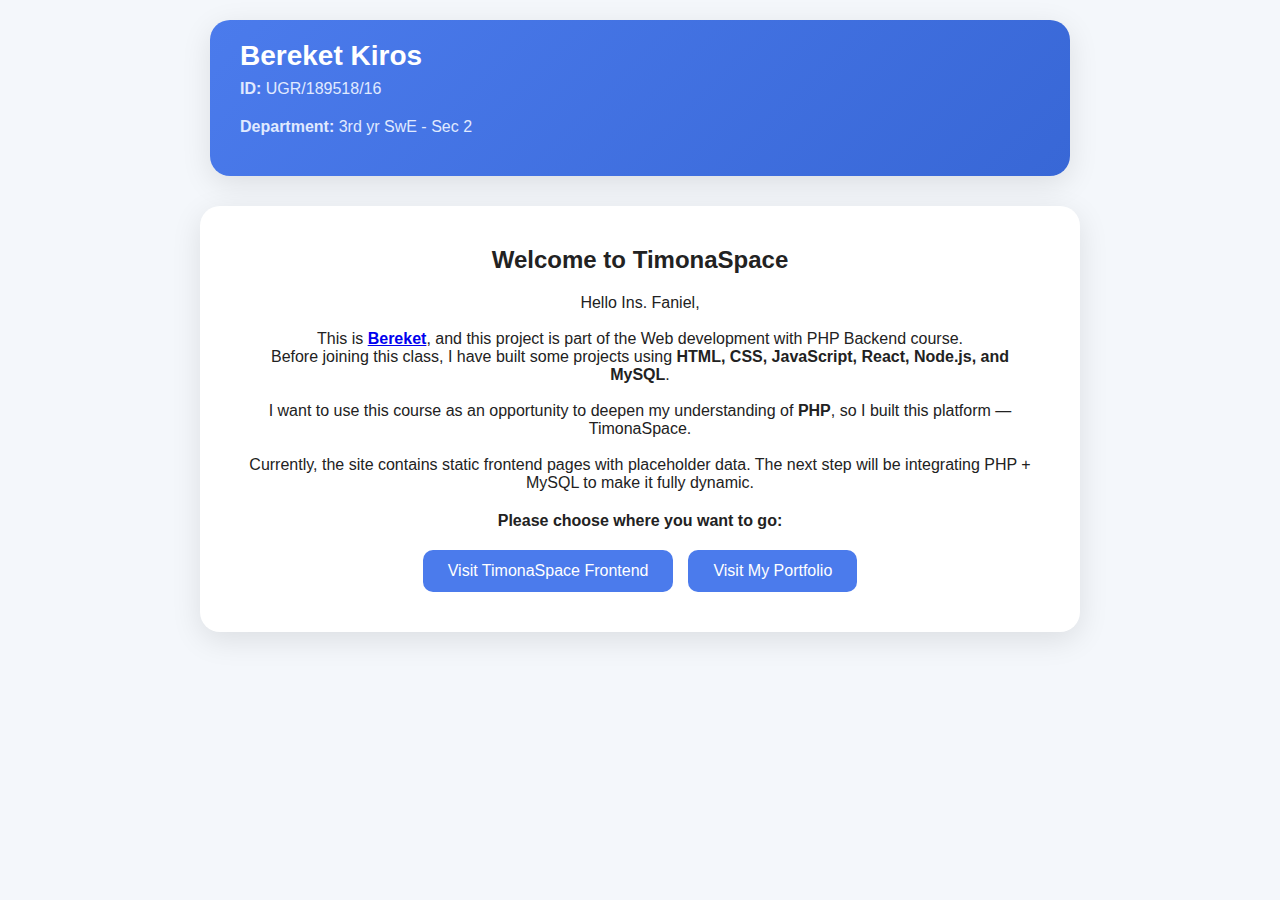
<file: index.html>
<!DOCTYPE html>
<html lang="en">
<head>
<meta charset="UTF-8">
<meta name="viewport" content="width=device-width, initial-scale=1.0">
<title>Welcome — TimonaSpace</title>
<style>
  body {
    margin: 0;
    font-family: "Poppins", sans-serif;
    background: #f4f7fb;
    color: #222;
    padding: 20px;
  }

  /* Profile Banner */
  .profile-banner {
    background: linear-gradient(135deg, #4b7bec, #3867d6);
    color: white;
    padding: 20px 30px;
    border-radius: 20px;
    max-width: 800px;
    margin: 0 auto 30px auto;
    display: flex;
    flex-direction: column;
    align-items: flex-start;
    box-shadow: 0 8px 30px rgba(0,0,0,0.1);
  }

  .profile-banner h1 {
    margin: 0;
    font-size: 28px;
  }

  .profile-banner .details {
    margin-top: 8px;
    font-size: 16px;
    color: #e0eaff;
  }

  .profile-banner .details span {
    font-weight: 600;
  }

  /* Welcome Container */
  .container {
    background: #ffffff;
    padding: 40px;
    max-width: 800px;
    border-radius: 20px;
    box-shadow: 0 8px 30px rgba(0,0,0,0.1);
    text-align: center;
    margin: 0 auto;
  }

  h2, p {
    margin: 0 0 20px 0;
  }

  .buttons {
    display: flex;
    gap: 15px;
    justify-content: center;
    flex-wrap: wrap;
  }

  a.btn {
    padding: 12px 25px;
    background: #4b7bec;
    color: white;
    text-decoration: none;
    border-radius: 10px;
    font-weight: 500;
    transition: 0.2s;
  }

  a.btn:hover {
    background: #3867d6;
  }

  @media (max-width: 600px) {
    .profile-banner h1 { font-size: 22px; }
    .profile-banner .details { font-size: 14px; }
    .container { padding: 25px; }
  }
</style>
</head>
<body>

  <!-- Profile Banner -->
  <div class="profile-banner">
    <h1>Bereket Kiros</h1>
    <div class="details">
      <p><span>ID:</span> UGR/189518/16</p>
      <p><span>Department:</span> 3rd yr SwE - Sec 2</p>
    </div>
  </div>

  <!-- Welcome Container -->
  <div class="container">
    <h2>Welcome to TimonaSpace</h2>
    <p>
      Hello Ins. Faniel,<br><br>
      This is <strong><a href="https://github.com/Vere-cut">Bereket</a></strong>, and this project is part of the   Web development with PHP Backend course.<br>
      Before joining this class, I have built some projects using
      <strong>HTML, CSS, JavaScript, React, Node.js, and MySQL</strong>.<br><br>
      I want to use this course as an opportunity to deepen my understanding of
      <strong>PHP</strong>, so I built this platform — TimonaSpace.<br><br>
      Currently, the site contains static frontend pages with placeholder data.
      The next step will be integrating PHP + MySQL to make it fully dynamic.
    </p>

    <p><strong>Please choose where you want to go:</strong></p>

    <div class="buttons">
      <a class="btn" href="main.html">Visit TimonaSpace Frontend</a>
      <a class="btn" href="https://portfolio-v-0.vercel.app/">Visit My Portfolio</a>
    </div>
  </div>

</body>
</html>
</file>
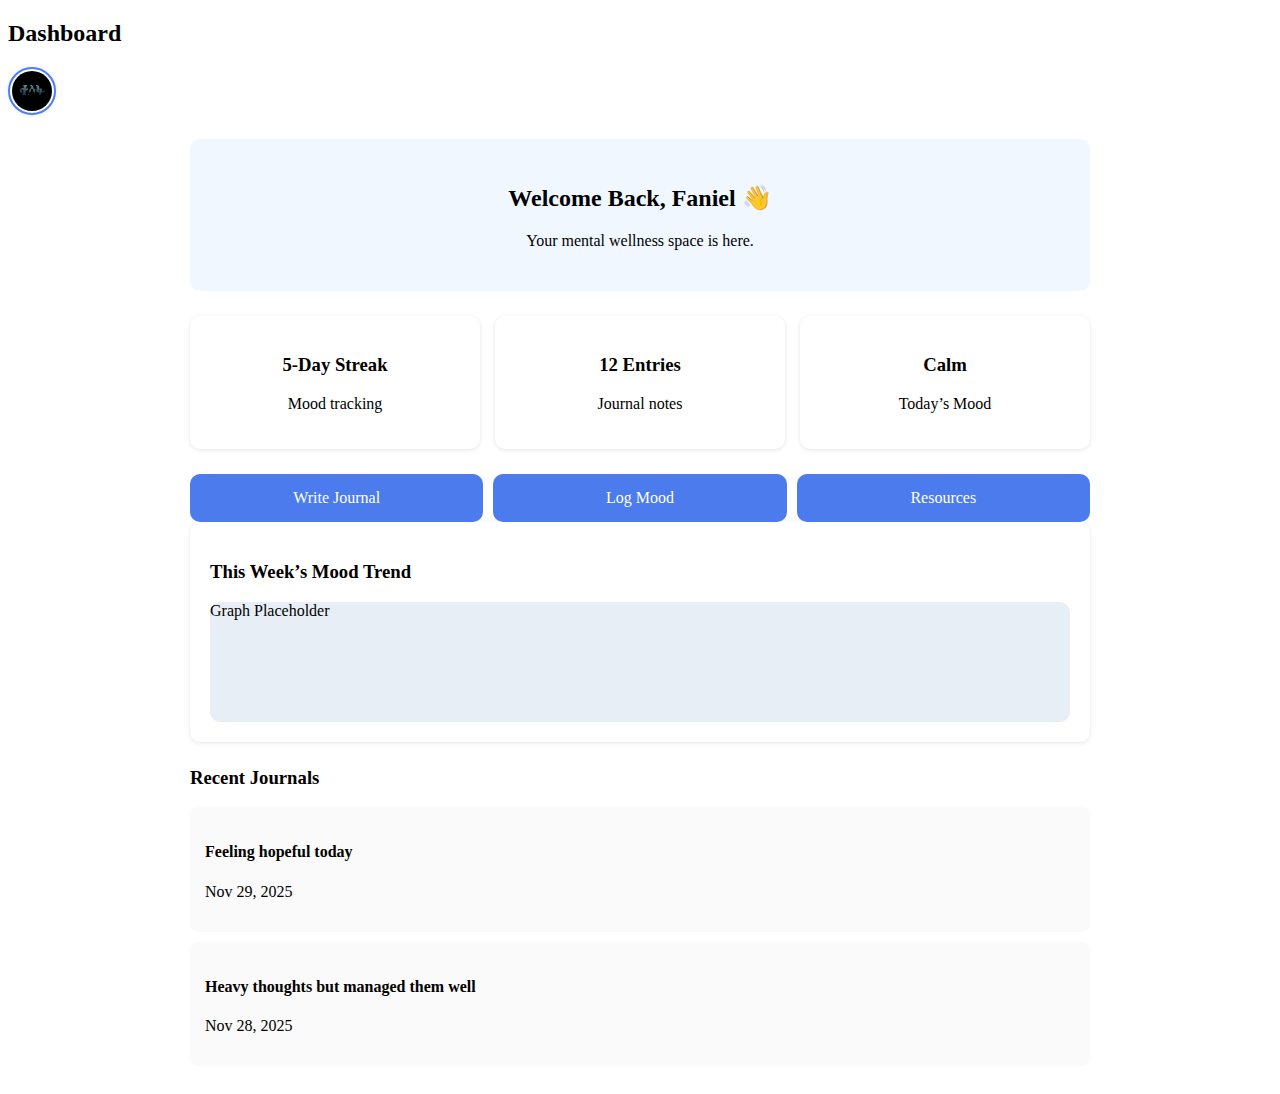
<file: dashboard.html>
<!DOCTYPE html>
<html lang="en">
<head>
    <meta charset="UTF-8">
    <meta name="viewport" content="width=device-width, initial-scale=1.0">
    <title>TimonaSpace - Dashboard</title>
</head>
<link rel="stylesheet" href="./css/style.css">
<body>

<div class="top-bar">
    <h2>Dashboard</h2>

    <a href="profile.html" class="profile-icon">
        <img src="./images/profile.jpg" alt="Profile">
    </a>
</div>

    <div class="dashboard-container">

    <!-- Welcome Section -->
    <section class="welcome-section">
        <h2>Welcome Back, Faniel 👋</h2>
        <p>Your mental wellness space is here.</p>
    </section>

    <!-- Quick Stats -->
    <section class="stats-grid">
        <div class="stat-card">
            <h3>5-Day Streak</h3>
            <p>Mood tracking</p>
        </div>

        <div class="stat-card">
            <h3>12 Entries</h3>
            <p>Journal notes</p>
        </div>

        <div class="stat-card">
            <h3>Calm</h3>
            <p>Today’s Mood</p>
        </div>
    </section>

    <!-- Quick Actions -->
<section class="quick-actions">
    <a class="anchor-btn" href="journal.html">Write Journal</a>
    <a class="anchor-btn" href="mood.html">Log Mood</a>
    <a class="anchor-btn" href="resources.html">Resources</a>
</section>

    <!-- Placeholder Graph -->
    <section class="graph-box">
        <h3>This Week’s Mood Trend</h3>
        <div class="graph-placeholder">Graph Placeholder</div>
    </section>

    <!-- Recent Journals -->
    <section class="recent-journals">
        <h3>Recent Journals</h3>

        <div class="journal-item">
            <h4>Feeling hopeful today</h4>
            <p>Nov 29, 2025</p>
        </div>

        <div class="journal-item">
            <h4>Heavy thoughts but managed them well</h4>
            <p>Nov 28, 2025</p>
        </div>
    </section>

</div>

</body>
</html>
</file>
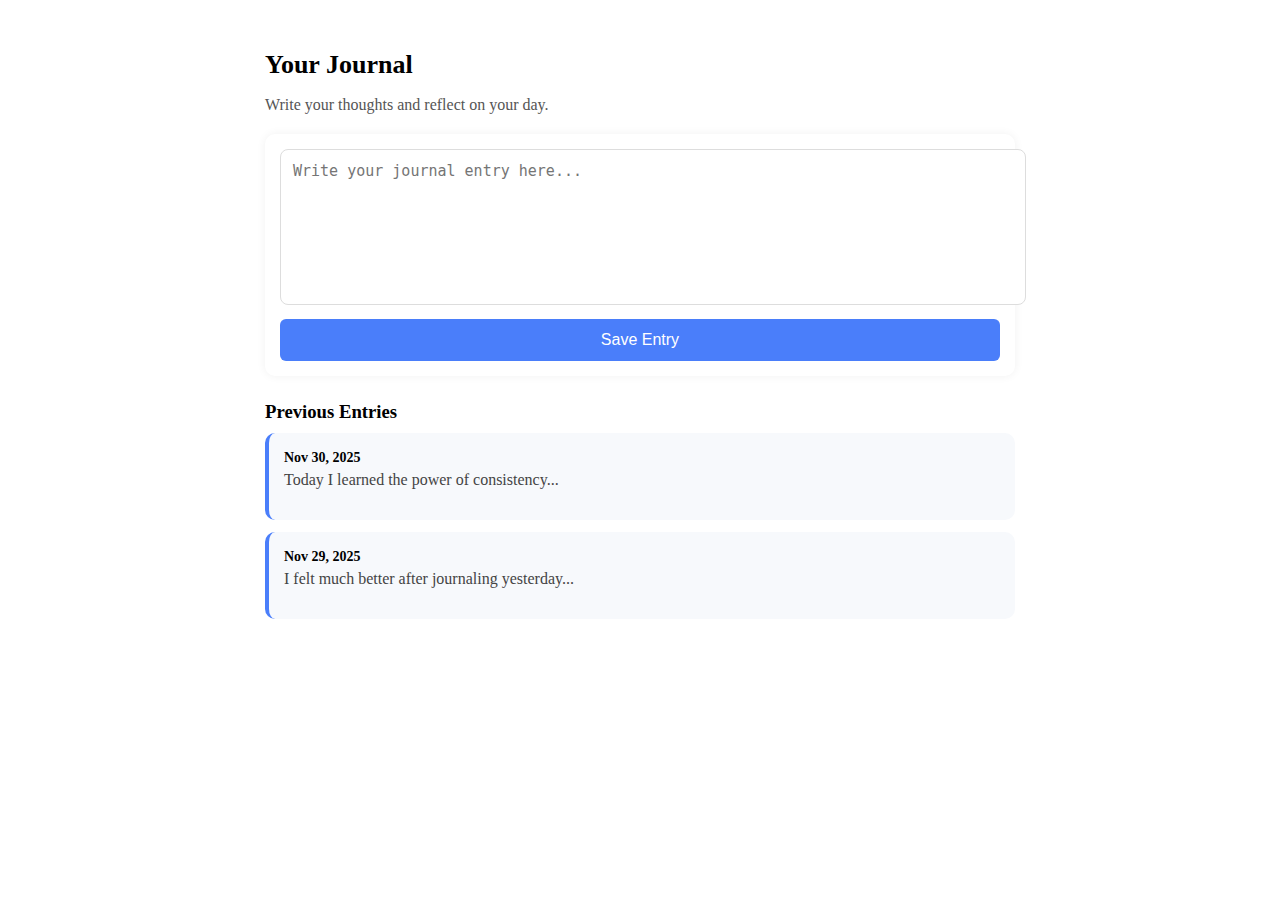
<file: journal.html>
<!DOCTYPE html>
<html lang="en">
<head>
    <meta charset="UTF-8">
    <meta name="viewport" content="width=device-width, initial-scale=1.0">
    <title>Journal</title>
</head>
<link rel="stylesheet" href="./css/style.css">
<body>
        <section class="journal-container">

    <h2>Your Journal</h2>
    <p class="journal-subtitle">Write your thoughts and reflect on your day.</p>

    <!-- New Entry Box -->
    <div class="new-entry-box">
        <textarea placeholder="Write your journal entry here..."></textarea>
        <button class="save-entry-btn">Save Entry</button>
    </div>

    <!-- Previous Entries -->
    <h3 class="past-title">Previous Entries</h3>

    <div class="entries-list">
        <div class="entry-item">
            <span class="entry-date">Nov 30, 2025</span>
            <p class="entry-preview">Today I learned the power of consistency...</p>
        </div>

        <div class="entry-item">
            <span class="entry-date">Nov 29, 2025</span>
            <p class="entry-preview">I felt much better after journaling yesterday...</p>
        </div>
    </div>

</section>
</body>
</html>
</file>
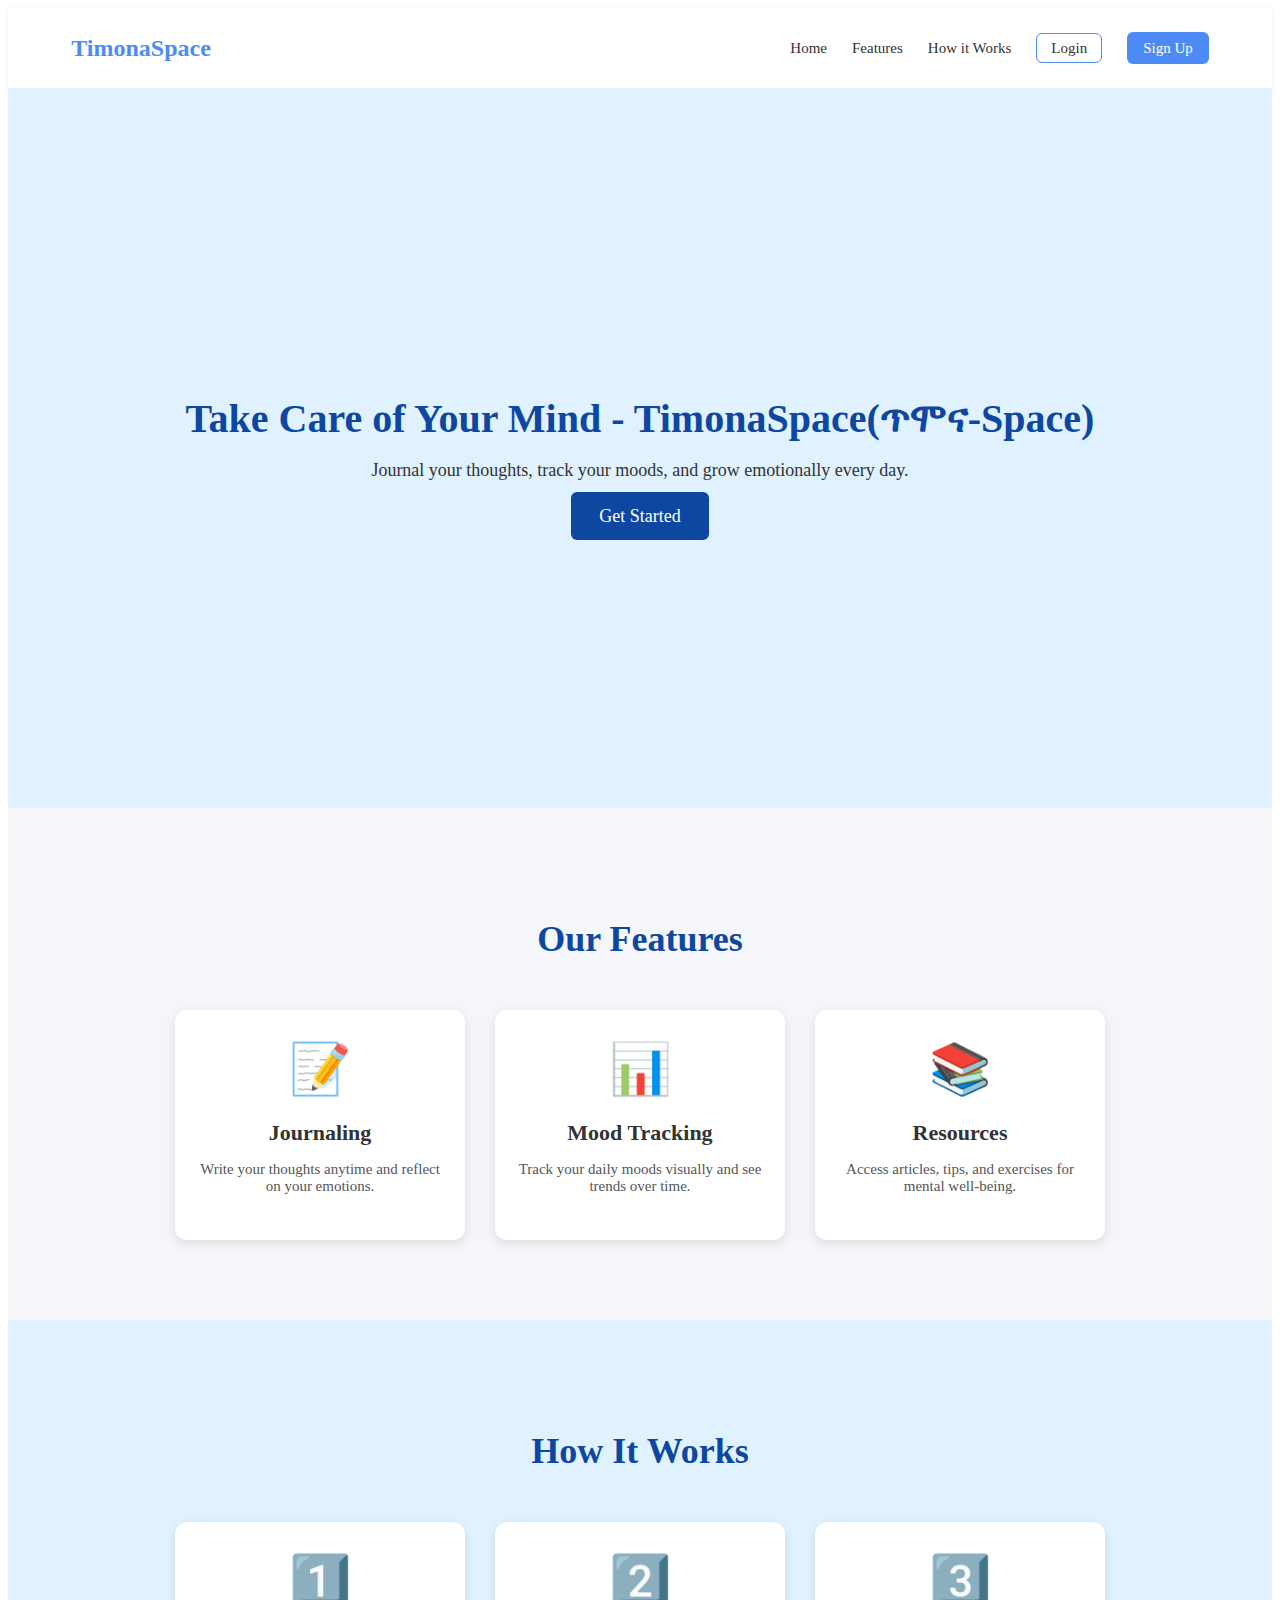
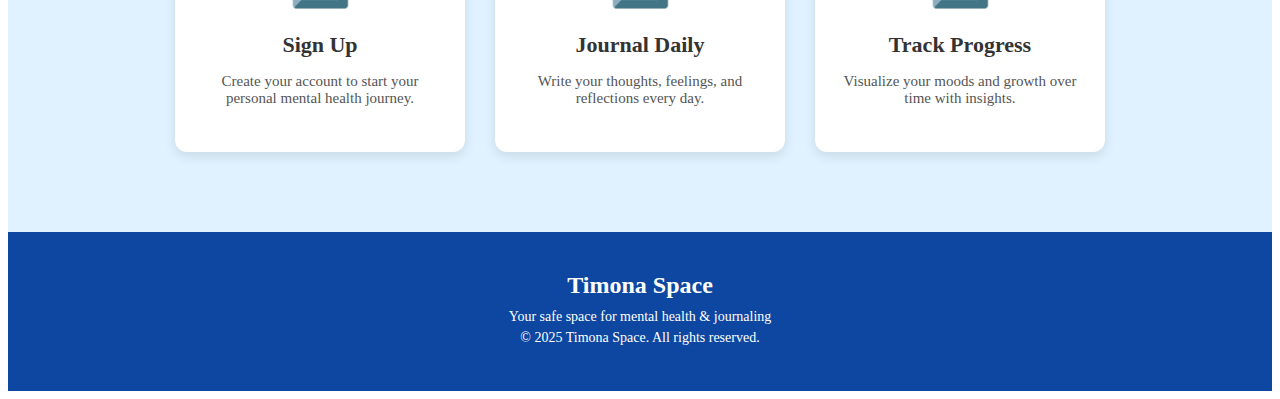
<file: main.html>
<!DOCTYPE html>
<html lang="en">
<head>
    <meta charset="UTF-8">
    <meta name="viewport" content="width=device-width, initial-scale=1.0">
    <title>TimonaSpace - Home</title>
    <link rel="stylesheet" href="./css/style.css">
</head>
<body>
    <header class="header">
    <nav class="navbar">
        <div class="logo">TimonaSpace</div>

        <ul class="nav-menu">
            <li><a href="#">Home</a></li>
            <li><a href="#features">Features</a></li>
            <li><a href="#how-it-works">How it Works</a></li>
            <li><a href="login.html" class="login-btn">Login</a></li>
            <li><a href="register.html" class="register-btn">Sign Up</a></li>
        </ul>

         <div class="burger">
            <div class="line"></div>
            <div class="line"></div>
            <div class="line"></div>
        </div>
    </nav>
</header>

    <section class="hero">
    <div class="hero-container">
        <h1>Take Care of Your Mind - TimonaSpace(ጥሞና-Space)</h1>
        <p>Journal your thoughts, track your moods, and grow emotionally every day.</p>
        <a href="register.html" class="hero-btn">Get Started</a>
    </div>
</section>

<section class="features" id="features">
    <h2>Our Features</h2>
    <div class="features-container">
        <div class="feature-card">
            <div class="feature-icon">📝</div>
            <h3>Journaling</h3>
            <p>Write your thoughts anytime and reflect on your emotions.</p>
        </div>
        <div class="feature-card">
            <div class="feature-icon">📊</div>
            <h3>Mood Tracking</h3>
            <p>Track your daily moods visually and see trends over time.</p>
        </div>
        <div class="feature-card">
            <div class="feature-icon">📚</div>
            <h3>Resources</h3>
            <p>Access articles, tips, and exercises for mental well-being.</p>
        </div>
    </div>
</section>

<section class="how-it-works" id="how-it-works">
    <h2>How It Works</h2>
    <div class="steps-container">
        <div class="step-card">
            <div class="step-icon">1️⃣</div>
            <h3>Sign Up</h3>
            <p>Create your account to start your personal mental health journey.</p>
        </div>
        <div class="step-card">
            <div class="step-icon">2️⃣</div>
            <h3>Journal Daily</h3>
            <p>Write your thoughts, feelings, and reflections every day.</p>
        </div>
        <div class="step-card">
            <div class="step-icon">3️⃣</div>
            <h3>Track Progress</h3>
            <p>Visualize your moods and growth over time with insights.</p>
        </div>
    </div>
</section>

<footer class="footer">
    <di class="footer-container">
        <div class="footer-logo">Timona Space</div>
        <p>Your safe space for mental health & journaling</p>
        <p>© 2025 Timona Space. All rights reserved.</p>
    </di
</footer>

<script src="./js/script.js"></script>
</body>
</html>
</file>
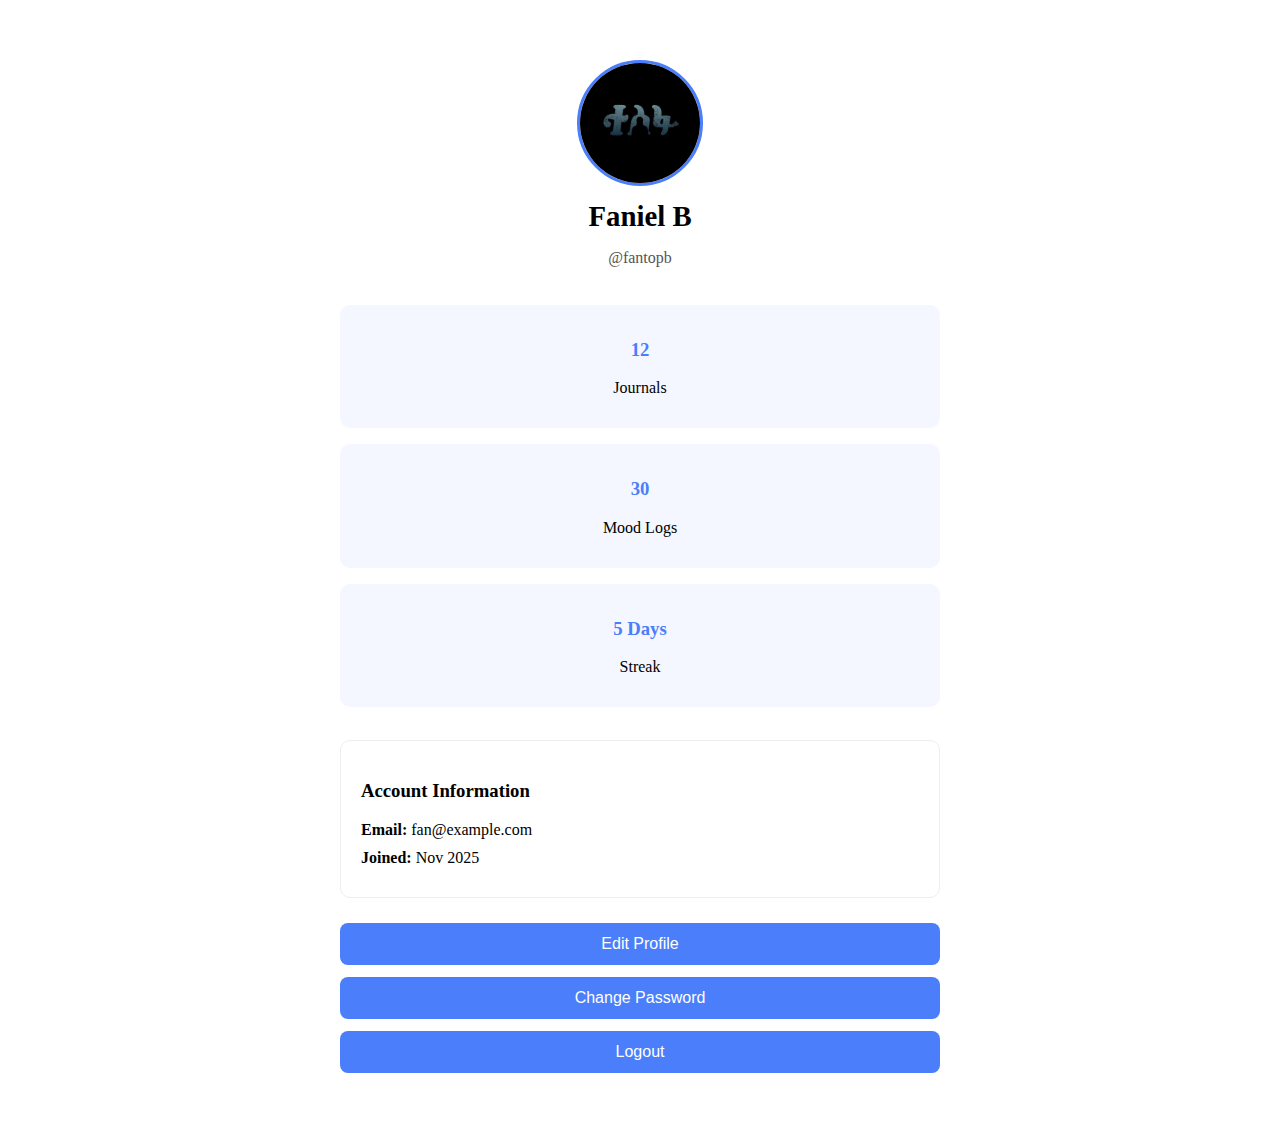
<file: profile.html>
<!DOCTYPE html>
<html lang="en">
<head>
    <meta charset="UTF-8">
    <meta name="viewport" content="width=device-width, initial-scale=1.0">
    <title>TimonaSpace - Profile</title>
</head>
<link rel="stylesheet" href="./css/style.css">
<body>

<section class="profile-container">

    <!-- Profile Header -->
    <div class="profile-header">
        <img src="./images/profile.jpg" class="profile-avatar" alt="User Avatar">
        <h2 class="profile-name">Faniel B</h2>
        <p class="profile-username">@fantopb</p>
    </div>

    <!-- Stats -->
    <div class="profile-stats">
        <div class="stat-box">
            <h3>12</h3>
            <p>Journals</p>
        </div>
        <div class="stat-box">
            <h3>30</h3>
            <p>Mood Logs</p>
        </div>
        <div class="stat-box">
            <h3>5 Days</h3>
            <p>Streak</p>
        </div>
    </div>

    <!-- Account Info -->
    <div class="profile-info">
        <h3>Account Information</h3>
        <div class="info-item"><strong>Email:</strong> fan@example.com</div>
        <div class="info-item"><strong>Joined:</strong> Nov 2025</div>
    </div>

    <!-- Actions -->
    <div class="profile-actions">
        <button class="btn edit-btn">Edit Profile</button>
        <button class="btn password-btn">Change Password</button>
        <button class="btn logout-btn">Logout</button>
    </div>

</section>

<script src="./js/script.js"></script>

</body>
</html>
</file>
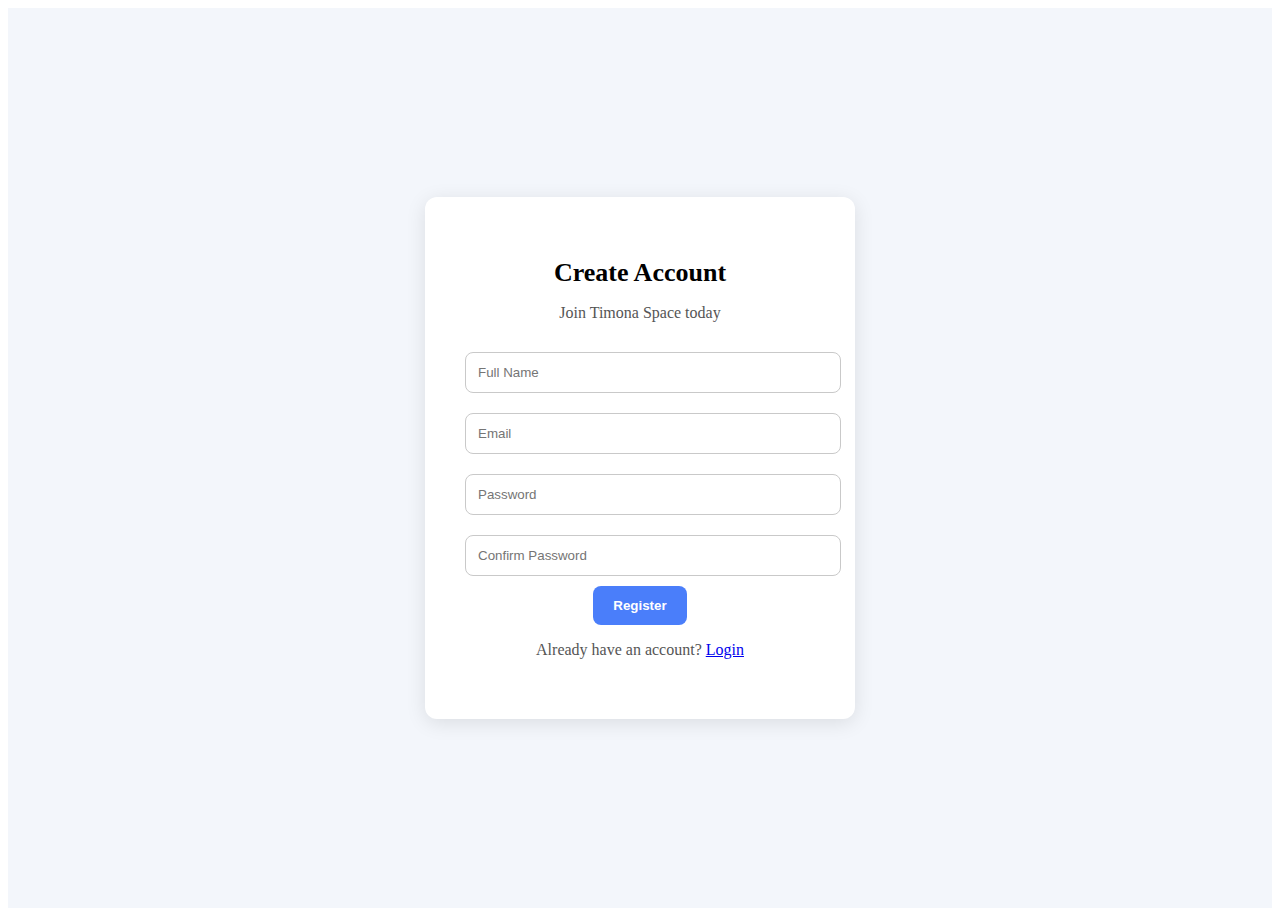
<file: register.html>
<!DOCTYPE html>
<html lang="en">
<head>
    <meta charset="UTF-8">
    <meta name="viewport" content="width=device-width, initial-scale=1.0">
    <title>TimonaSpace - Register</title>
    <link rel="stylesheet" href="./css/style.css">
</head>
<body>
    <section class="auth-container">
    <div class="auth-box">
        <h2>Create Account</h2>
        <p>Join Timona Space today</p>

        <input type="text" placeholder="Full Name" class="auth-input">
        <input type="email" placeholder="Email" class="auth-input">
        <input type="password" placeholder="Password" class="auth-input">
        <input type="password" placeholder="Confirm Password" class="auth-input">

        <button class="auth-btn" id="register-button">Register</button>

        <p class="auth-link">
            Already have an account? 
            <a href="login.html">Login</a>
        </p>
    </div>
</section>

    
</body>
</html>
</file>
<file: css/style.css>
/* ===== NAVBAR ===== */
.header {
    background: #fff;
    box-shadow: 0 2px 6px rgba(0,0,0,0.08);
    padding: 15px 0;
}

.navbar {
    width: 90%;
    max-width: 1200px;
    margin: auto;
    display: flex;
    justify-content: space-between;
    align-items: center;
}

.logo {
    font-size: 24px;
    font-weight: 700;
    color: #4c8bf5;
}

.nav-menu {
    list-style: none;
    display: flex;
    gap: 25px;
    align-items: center;
}

.nav-menu a {
    text-decoration: none;
    color: #333;
    font-size: 15px;
}

.login-btn {
    padding: 6px 14px;
    border: 1px solid #4c8bf5;
    border-radius: 6px;
}

.register-btn {
    padding: 8px 16px;
    background: #4c8bf5;
    border-radius: 6px;
    color: white !important;
}

/* Hide burger by default */
.burger {
    display: none;
    flex-direction: column;
    gap: 5px;
    cursor: pointer;
}

.burger .line {
    width: 25px;
    height: 3px;
    background: #0d47a1;
}

/* ===== HERO SECTION ===== */
.hero {
    background: #e0f2ff; /* calm light blue */
    display: flex;
    justify-content: center;
    align-items: center;
    height: 80vh; /* almost full viewport height */
    text-align: center;
    padding: 0 20px;
}

.hero-container h1 {
    font-size: 40px;
    color: #0d47a1;
    margin-bottom: 15px;
}

.hero-container p {
    font-size: 18px;
    color: #333;
    margin-bottom: 25px;
}

.hero-btn {
    text-decoration: none;
    padding: 14px 28px;
    background: #0d47a1;
    color: white;
    border-radius: 6px;
    font-size: 18px;
}

/* ===== FEATURES ===== */
.features {
    padding: 80px 20px;
    text-align: center;
    background: #f4f6fa;
}

.features h2 {
    font-size: 36px;
    color: #0d47a1;
    margin-bottom: 50px;
}

.features-container {
    display: flex;
    justify-content: center;
    gap: 30px;
    flex-wrap: wrap;
}

.feature-card {
    background: #fff;
    padding: 30px 20px;
    border-radius: 12px;
    box-shadow: 0 4px 12px rgba(0,0,0,0.1);
    max-width: 250px;
    transition: transform 0.3s;
}

.feature-card:hover {
    transform: translateY(-8px);
}

.feature-icon {
    font-size: 50px;
    margin-bottom: 20px;
}

.feature-card h3 {
    font-size: 22px;
    margin-bottom: 15px;
    color: #333;
}

.feature-card p {
    font-size: 15px;
    color: #555;
}
/* ===== HOW IT WORKS ===== */
.how-it-works {
    padding: 80px 20px;
    text-align: center;
    background: #e0f2ff; /* calm light blue */
}

.how-it-works h2 {
    font-size: 36px;
    color: #0d47a1;
    margin-bottom: 50px;
}

.steps-container {
    display: flex;
    justify-content: center;
    gap: 30px;
    flex-wrap: wrap;
}

.step-card {
    background: #fff;
    padding: 30px 20px;
    border-radius: 12px;
    box-shadow: 0 4px 12px rgba(0,0,0,0.1);
    max-width: 250px;
    transition: transform 0.3s;
}

.step-card:hover {
    transform: translateY(-8px);
}

.step-icon {
    font-size: 50px;
    margin-bottom: 20px;
}

.step-card h3 {
    font-size: 22px;
    margin-bottom: 15px;
    color: #333;
}

.step-card p {
    font-size: 15px;
    color: #555;
}
/* ===== FOOTER ===== */
.footer {
    background: #0d47a1;
    color: #fff;
    text-align: center;
    padding: 40px 20px;
}

.footer-logo {
    font-size: 24px;
    font-weight: 700;
    margin-bottom: 10px;
}

.footer p {
    margin: 5px 0;
    font-size: 14px;
}

/* ===== RESPONSIVE ===== */
@media screen and (max-width: 768px) {
    .burger {
        display: flex;
    }

    .nav-menu {
        display: none;
        flex-direction: column;
        background: #fff;
        position: absolute;
        top: 70px; /* adjust based on navbar height */
        right: 20px;
        width: 200px;
        padding: 20px;
        box-shadow: 0 4px 12px rgba(0,0,0,0.1);
        border-radius: 10px;
    }

    .nav-menu.active {
        display: flex;
    }
}

@media screen and (max-width: 768px) {
    .features-container,
    .steps-container {
        flex-direction: column;
        align-items: center;
        gap: 30px;
    }

    .feature-card,
    .step-card {
        max-width: 90%;
    }
}
@media screen and (max-width: 768px) {
    .hero-container h1 {
        font-size: 25px;
    }

    .hero-container p {
        font-size: 16px;
    }

    .hero-btn {
        font-size: 16px;
        padding: 12px 24px;
    }
}
@media screen and (max-width: 480px) {
    .footer {
        padding: 25px 10px;
    }

    .footer-logo {
        font-size: 20px;
    }

    .footer p {
        font-size: 12px;
    }
}



/* ===== END OF STYLE  for Home Page===== */  


/* ==== login and register Page ===== */

.auth-container {
    height: 100vh;
    display: flex;
    justify-content: center;
    align-items: center;
    background: #f3f6fb;
}

.auth-box {
    background: #fff;
    padding: 40px;
    border-radius: 12px;
    width: 350px;
    box-shadow: 0 4px 20px rgba(0,0,0,0.1);
    text-align: center;
}

.auth-input {
    width: 100%;
    padding: 12px;
    margin: 10px 0;
    border-radius: 8px;
    border: 1px solid #c9c9c9;
}

.auth-btn {
    display: inline-block;
    background: #4a7efa;
    padding: 12px 20px;
    border-radius: 8px;
    color: #fff;
    text-decoration: none;
    font-weight: 600;
}
.auth-btn span {
    font-size: 12px;
    display: block;
}
.auth-btn:hover {
    background: #3867d6;
}
#register-button {
    border: none;
    cursor: pointer;
}


/* === Specific only for registration page === */

.auth-box h2 {
    margin-bottom: 10px;
    font-size: 26px;
}

.auth-box p {
    color: #555;
    margin-bottom: 20px;
}

/* === Dashboard page === */
.profile-icon img {
    width: 40px;
    height: 40px;
    border-radius: 50%;
    object-fit: cover;
    border: 2px solid #4a7efa;
    padding: 2px;
    background: #fff;
    box-shadow: 0 0 4px rgba(0,0,0,0.1);
    cursor: pointer;
    transition: 0.3s;
}

.profile-icon img:hover {
    transform: scale(1.05);
    border-color: #325ee0;
}


.dashboard-container {
    padding: 20px;
    max-width: 900px;
    margin: auto;
}

/* Welcome Banner */
.welcome-section {
    background: #f0f7ff;
    padding: 25px;
    border-radius: 10px;
    text-align: center;
    margin-bottom: 25px;
}

/* Stats Grid */
.stats-grid {
    display: grid;
    grid-template-columns: repeat(auto-fit, minmax(180px, 1fr));
    gap: 15px;
    margin-bottom: 25px;
}

.stat-card {
    background: white;
    border-radius: 10px;
    padding: 20px;
    box-shadow: 0 1px 4px rgba(0,0,0,0.1);
    text-align: center;
}

/* Quick Actions */
.quick-actions {
    display: flex;
    gap: 10px; /* space between buttons */
}

.anchor-btn {
    flex: 1;
    padding: 15px;
    font-size: 16px;
    border: none;
    border-radius: 10px;
    background: #4b7bec;
    color: white;
    text-align: center;
    text-decoration: none; /* remove underline */
    cursor: pointer;
    transition: 0.2s;
    display: inline-block;
}

.anchor-btn:hover {
    background: #3867d6;
}

/* Graph Box */
.graph-box {
    background: white;
    padding: 20px;
    border-radius: 10px;
    margin-bottom: 25px;
    box-shadow: 0 1px 4px rgba(0,0,0,0.1);
}

.graph-placeholder {
    background: #e8eef6;
    height: 120px;
    border-radius: 10px;
}

/* Recent Journals */
.recent-journals .journal-item {
    background: #fafafa;
    padding: 15px;
    border-radius: 8px;
    margin-top: 10px;
}

/* -------------------- */
/* RESPONSIVE Dashboard */
/* -------------------- */

@media (max-width: 768px) {

    /* Reduce container padding */
    .dashboard-container {
        padding: 15px;
    }

    /* Welcome section text scaling */
    .welcome-section h2 {
        font-size: 20px;
    }

    .welcome-section p {
        font-size: 14px;
    }

    /* Stats grid becomes 1 column */
    .stats-grid {
        grid-template-columns: 1fr;
    }

    /* Quick action buttons stack vertically */
    .quick-actions {
        flex-direction: column;
    }

    .action-btn {
        width: 100%;
    }

    /* Graph section adjustments */
    .graph-placeholder {
        height: 100px;
    }

    /* Recent journal spacing */
    .recent-journals .journal-item {
        padding: 12px;
    }

}

/* === JOURNAL PAGE === */
.journal-container {
    max-width: 750px;
    margin: auto;
    padding: 20px;
}

.journal-container h2 {
    font-size: 26px;
    margin-bottom: 5px;
}

.journal-subtitle {
    color: #555;
    margin-bottom: 20px;
}

/* New Entry Box */
.new-entry-box {
    background: #fff;
    padding: 15px;
    border-radius: 10px;
    box-shadow: 0 0 10px rgba(0,0,0,0.06);
    margin-bottom: 25px;
}

.new-entry-box textarea {
    width: 100%;
    height: 130px;
    padding: 12px;
    border-radius: 8px;
    border: 1px solid #ddd;
    resize: none;
    font-size: 15px;
}

.save-entry-btn {
    margin-top: 10px;
    padding: 12px 18px;
    width: 100%;
    background-color: #4a7efa;
    color: #fff;
    border: none;
    border-radius: 6px;
    font-size: 16px;
    cursor: pointer;
}

/* Previous Entries */
.past-title {
    margin-bottom: 10px;
}

.entries-list .entry-item {
    background: #f7f9fc;
    padding: 15px;
    border-radius: 10px;
    margin-bottom: 12px;
    border-left: 4px solid #4a7efa;
}

.entry-date {
    font-weight: bold;
    font-size: 14px;
}

.entry-preview {
    margin-top: 5px;
    color: #444;
}

/* Responsive Journal Page */
@media (max-width: 768px) {
    .journal-container {
        padding: 15px;
    }

    .new-entry-box textarea {
        height: 110px;
    }
}

/* MOOD PAGE */
.mood-container {
    max-width: 750px;
    margin: auto;
    padding: 20px;
}

.mood-container h2 {
    font-size: 26px;
}

.mood-subtitle {
    color: #555;
    margin-bottom: 20px;
}

/* === Mood Options page === */
.mood-options {
    display: grid;
    grid-template-columns: repeat(6, 1fr);
    gap: 15px;
    margin-bottom: 20px;
}

.mood-option {
    font-size: 35px;
    background: #fff;
    padding: 18px;
    border-radius: 12px;
    cursor: pointer;
    text-align: center;
    border: 2px solid #eee;
    transition: 0.2s;
}

.mood-option:hover {
    background: #f0f4ff;
    border-color: #4a7efa;
}

.mood-option.active {
    background: #4a7efa;
    color: #fff;
    border-color: #4a7efa;
}

/* Note */
.mood-note {
    width: 100%;
    height: 90px;
    border: 1px solid #ddd;
    border-radius: 8px;
    padding: 10px;
    margin-bottom: 15px;
    resize: none;
}

/* Save Button */
.save-mood-btn {
    width: 100%;
    padding: 12px;
    background-color: #4a7efa;
    color: #fff;
    border: none;
    border-radius: 6px;
    font-size: 16px;
    cursor: pointer;
}

.history-title {
    margin-top: 30px;
}

/* Mood History */
.mood-history .history-item {
    background: #f7f9fc;
    padding: 12px;
    border-radius: 10px;
    margin-bottom: 12px;
    display: flex;
    justify-content: space-between;
    border-left: 4px solid #4a7efa;
}

.history-icon {
    font-size: 22px;
    font-weight: bold;
}

/* responsive Mood Page */
@media (max-width: 768px) {

    .mood-options {
        grid-template-columns: repeat(3, 1fr);
    }

    .mood-option {
        font-size: 30px;
        padding: 15px;
    }

    .mood-note {
        height: 80px;
    }
}


/* === RESOURCES PAGE === */
.resources-container {
    max-width: 900px;
    margin: auto;
    padding: 20px;
}

.resources-container h2 {
    font-size: 26px;
    margin-bottom: 5px;
}

.resources-subtitle {
    color: #555;
    margin-bottom: 20px;
}

/* Filters */
.resource-filters {
    display: flex;
    gap: 12px;
    margin-bottom: 20px;
}

.filter-btn {
    padding: 8px 16px;
    background: #e6ebff;
    border: none;
    border-radius: 6px;
    cursor: pointer;
    transition: 0.2s;
}

.filter-btn:hover {
    background: #4a7efa;
    color: #fff;
}

/* Resource Grid */
.resources-grid {
    display: grid;
    grid-template-columns: repeat(auto-fit, minmax(250px, 1fr));
    gap: 15px;
}

/* Resource Cards */
.resource-card {
    background: #fff;
    border-radius: 10px;
    padding: 20px;
    box-shadow: 0 1px 5px rgba(0,0,0,0.1);
}

.resource-card h3 {
    margin-bottom: 10px;
}

.resource-card p {
    color: #555;
    margin-bottom: 15px;
}

.resource-link {
    text-decoration: none;
    color: #4a7efa;
    font-weight: bold;
}

.resource-link:hover {
    text-decoration: underline;
}
/* === Respnsive Style of resouce page === */
@media (max-width: 768px) {
    .resource-filters {
        flex-wrap: wrap;
    }

    .filter-btn {
        flex: 1 1 45%;
        margin-bottom: 10px;
    }

    .resources-grid {
        grid-template-columns: 1fr;
    }
}

/* === Profile Container === */
.profile-container {
    max-width: 600px;
    margin: 40px auto;
    padding: 20px;
}

/* Header Section */
.profile-header {
    text-align: center;
    margin-bottom: 30px;
}

.profile-avatar {
    width: 120px;
    height: 120px;
    border-radius: 50%;
    border: 3px solid #4a7efa;
}

.profile-name {
    margin: 10px 0 5px;
    font-size: 1.8rem;
}

.profile-username {
    color: #555;
}

/* Stats */
.profile-stats {
    display: flex;
    justify-content: space-between;
    margin: 25px 0;
}

.stat-box {
    flex: 1;
    background: #f4f7ff;
    padding: 15px;
    margin: 0 6px;
    border-radius: 10px;
    text-align: center;
}

.stat-box h3 {
    color: #4a7efa;
}

/* Account Info */
.profile-info {
    background: #fff;
    padding: 20px;
    border-radius: 10px;
    margin-bottom: 25px;
    border: 1px solid #eee;
}

.info-item {
    margin: 10px 0;
}

/* Action Buttons */
.profile-actions {
    display: flex;
    flex-direction: column;
    gap: 12px;
}

.profile-actions .btn {
    padding: 12px;
    border: none;
    background: #4a7efa;
    color: #fff;
    border-radius: 8px;
    cursor: pointer;
    font-size: 1rem;
}

.logout-btn {
    background: #e74c3c;
}
/* === Responsive profile stats === */
.profile-stats {
    flex-direction: column;
}

.stat-box {
    margin: 8px 0;
}
</file>
